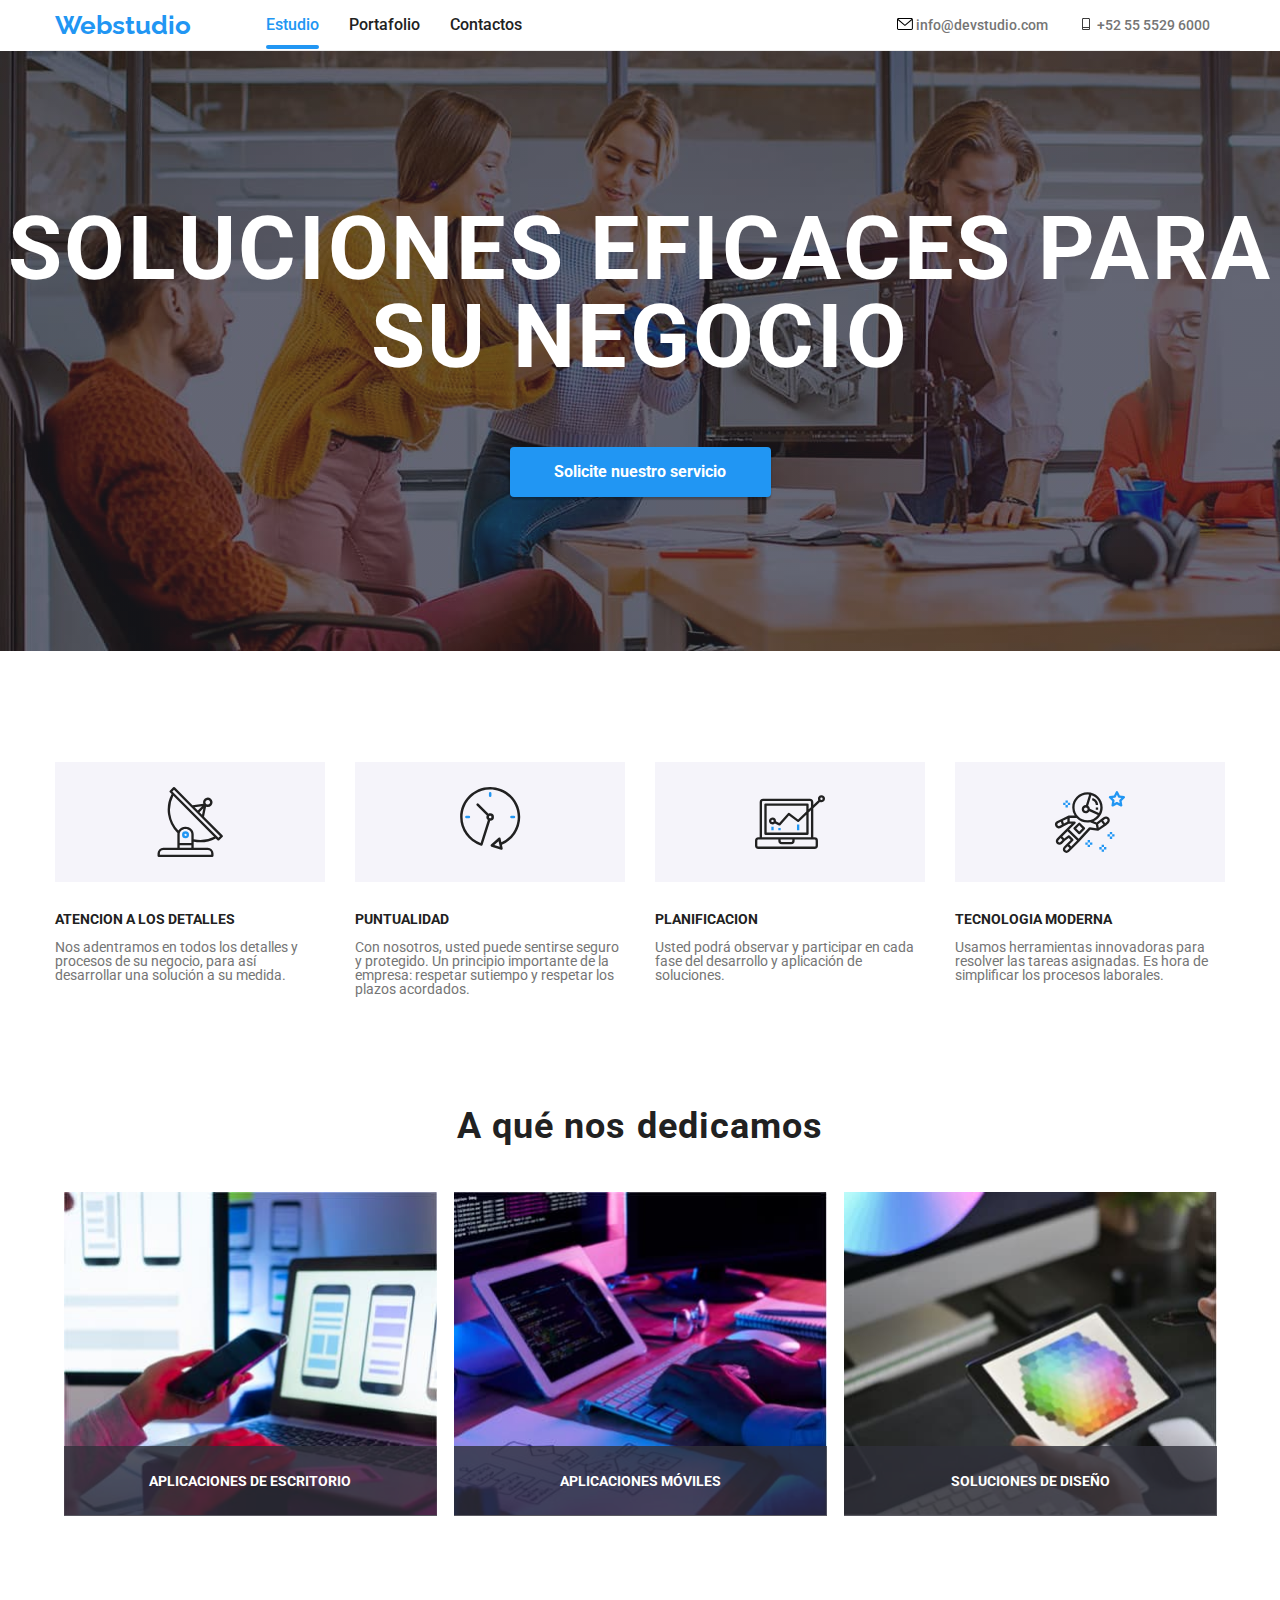
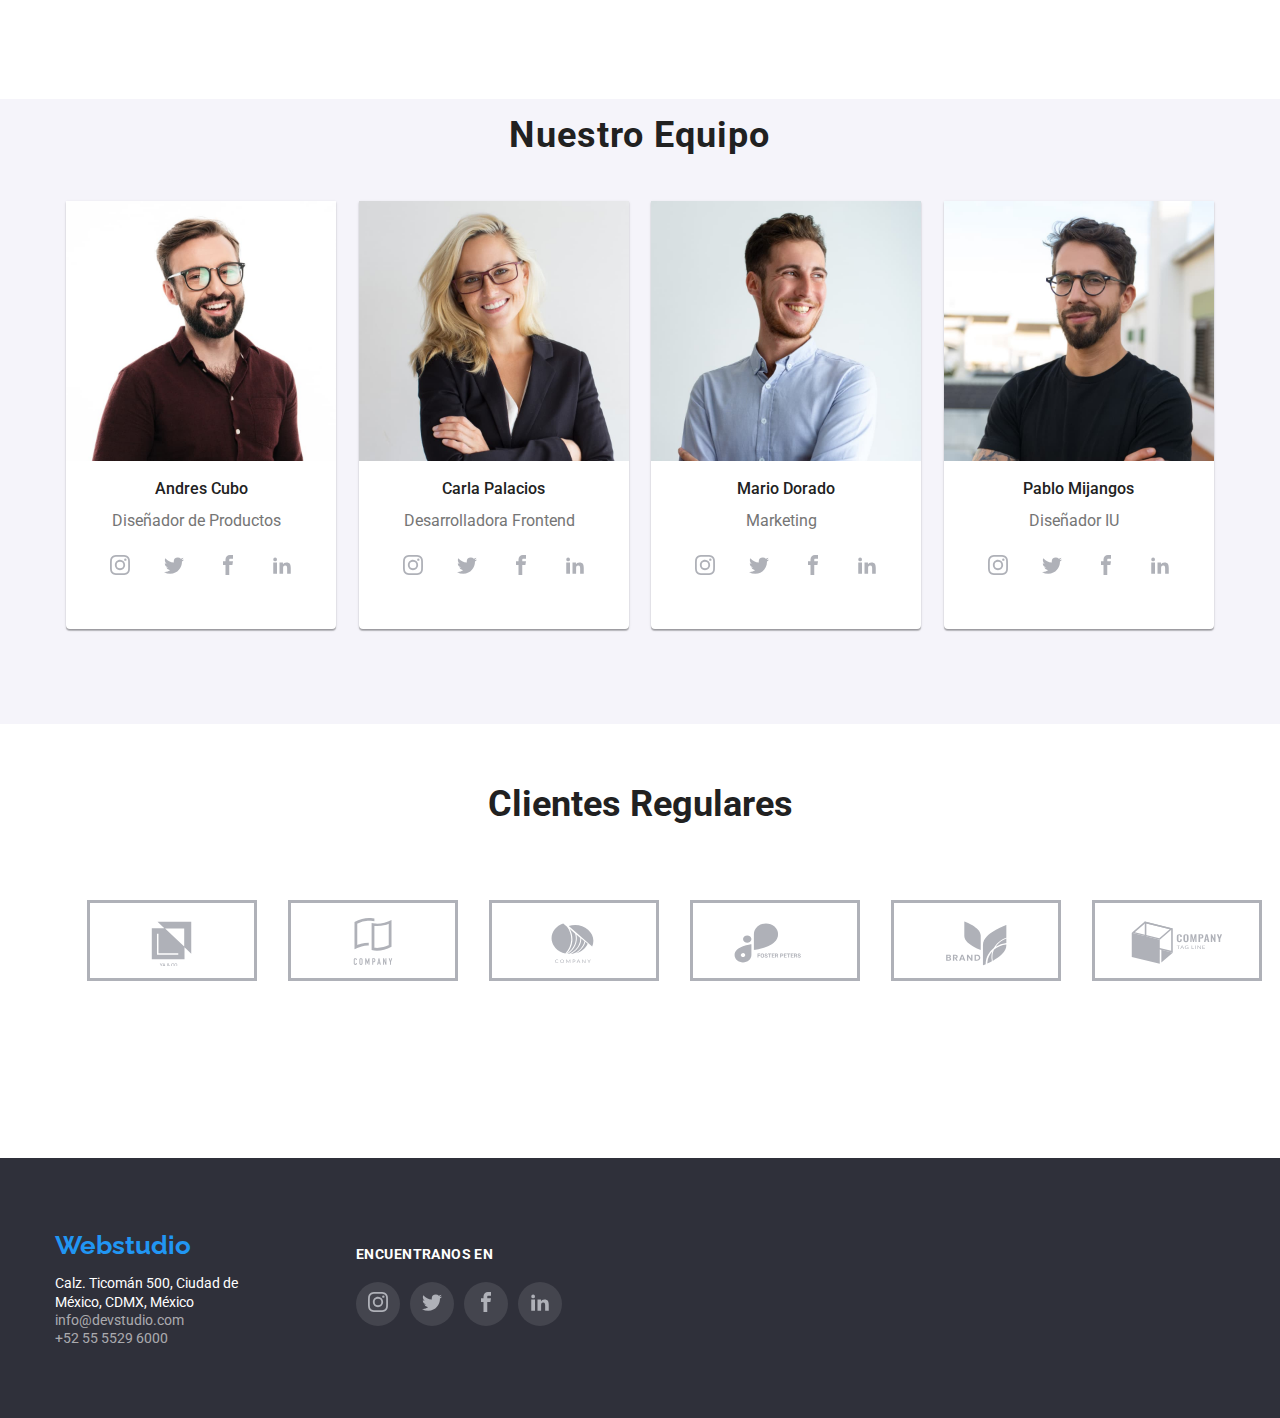
<file: index.html>
<!DOCTYPE html>
<html lang="en">
  <head>
    <meta charset="UTF-8" />
    <meta http-equiv="X-UA-Compatible" content="IE=edge" />
    <meta name="viewport" content="width=device-width, initial-scale=1.0" />
    <title>webstudio</title>
    <link
      rel="stylesheet"
      href="https://cdnjs.cloudflare.com/ajax/libs/modern-normalize/1.0.0/modern-normalize.min.css"
    />
    <link rel="stylesheet" href="css/styles.css" />
    <link
      href="https://fonts.googleapis.com/css2?family=Raleway:wght@700&family=Roboto:wght@400;500;700;900&display=swap"
      rel="stylesheet"
    />
  <body>
    <!-- header-html -->
    <header class=" header-container container">
      <div class="header-letf-container ">
        <a href="index.html" class="web-studio"> Webstudio</a>
        <nav>
          <ul class="nav-list">
            <li class="nav-item-menu">
              <a href="./index.html" class="header-element current">Estudio</a>
            </li>
            <li class="nav-item-menu">
              <a href="./portafolio.html" class="header-element">Portafolio</a>
            </li>
            <li class="nav-item-menu">
              <a href="#contactos" class="header-element">Contactos</a>
            </li>
          </ul>
        </nav>
      </div>
      <div class="header-right-container">
        <ul class="info-list">
          <li class="info-item-list">
            <a href="mail:info@devstudio.com" class="header-contact">
              <svg widht="16" height="12" class="info-item-list-icon">
                <use href="./images/icons.svg#icon-sobre-activable"></use>
              </svg>
              info@devstudio.com</a
            >
          </li>
          <li class="info-item-list">
            <a href="tel:+52-55-5529-6000" class="header-contact">
              <svg widht="16" height="12" class="info-item-list-icon">
                <use href="./images/icons.svg#icon-movil-vector""> </use>
              </svg>
              +52 55 5529 6000</a
            >
          </li>
        </ul>
      </div>
    </header>
    <main>
      <!-- section-1 -->
      <section class="effective-solutions padding-section">
        <div>
          <h1>
            SOLUCIONES EFICACES PARA <br />
            SU NEGOCIO
          </h1>
          <button type="button" class="button-effective-solutions"data-modal-open>
            Solicite nuestro servicio
          </button>
          <div class="backdrop is-hidden"data-modal>
            <div class="modal">
              <button class="close-button"data-modal-close>
                <svg class="x-button">
                  <use href="./images/icons.svg#icon-x"></use>
                </svg>
              </button>
            </div>
          </div>
        </div>
      </section>
      <!-- section-2 -->
      <section id="estudio" class="container padding-section-top padding-section-bottom">
        <ul class="paragraphs-section-2-container">
          <li class="paragraph-section-2-list">
            <div class="icon-section-2">
              <svg widht="65" height="70">
                <use href="./images/icons.svg#icon-antenna"></use>
              </svg>
            </div> 
            <h3 class="section-2-titles">ATENCION A LOS DETALLES</h3>
            <p class="section-2-paragraphs">
              Nos adentramos en todos los detalles y procesos de su negocio,
              para así desarrollar una solución a su medida.
            </p>
          </li>
          <li class="paragraph-section-2-list">
            <div class="icon-section-2">
              <svg widht="65" height="70">
                <use href="./images/icons.svg#icon-reloj-1"></use>            
              </svg>
            </div>
            <h3 class="section-2-titles">PUNTUALIDAD</h3>
            <p class="section-2-paragraphs">
              Con nosotros, usted puede sentirse seguro y protegido. Un
              principio importante de la empresa: respetar sutiempo y respetar
              los plazos acordados.
            </p>
          </li>
          <li class="paragraph-section-2-list">
            <div class="icon-section-2">
              <svg widht="65" height="70">
                <use href="./images/icons.svg#icon-diagrama-1"></use>            
              </svg>
            </div>
            <h3 class="section-2-titles">PLANIFICACION</h3>
            <p class="section-2-paragraphs">
              Usted podrá observar y participar en cada fase del desarrollo y
              aplicación de soluciones.
            </p>
          </li>
          <li class="paragraph-section-2-list">
            <div class="icon-section-2">
              <svg widht="65" height="70">
                <use href="./images/icons.svg#icon-astronauta-1"></use>            
              </svg>
            </div>
            <h3 class="section-2-titles">TECNOLOGIA MODERNA</h3>
            <p class="section-2-paragraphs">
              Usamos herramientas innovadoras para resolver las tareas
              asignadas. Es hora de simplificar los procesos laborales.
            </p>
          </li>
        </ul>
      </section>
      <!-- section-3 -->
      <section class="container padding-section-top padding-section-bottom">
        <h2 class="section-titles">A qué nos dedicamos</h2>
        <ul class="section-3-container-list">
          <li>
            <img
              src="images/imagen-1.jpg"
              width="373"
              alt="escribiendo con el celular en la mano"
            />
            <div class="section-3-img-footer">
              <h3 class="section-3-paragraph-img-footer"> APLICACIONES DE ESCRITORIO </h3>
            </div>
          </li>
          <li>
            <img
              src="images/imagen-7.jpg"
              width="373"
              alt="teclado, tablet y manos"
            />
            <div class="section-3-img-footer">
              <h3 class="section-3-paragraph-img-footer"> APLICACIONES MÓVILES</h3>
            </div>
          </li>
          <li>
            <img src="images/imagen-2.jpg" width="373" alt="tablet en mano" />
            <div class="section-3-img-footer">
              <h3 class="section-3-paragraph-img-footer"> SOLUCIONES DE DISEÑO</h3>
            </div>
          </li>
        </ul>
      </section>
      <!-- section-4 -->
      <section class="our-team-members padding-section-bottom">
        <div class="container">
          <h2 class="section-titles">Nuestro Equipo</h2>
          <ul class="our-team-members-list-container">
            <li class="our-team-list-container" >
              <img
                src="images/imagen-3.jpg"
                width="270"
                alt="hombre sonriente con camisa vinotinto y gafas"
              />
                <h3 class="team-members">Andres Cubo</h3>
                <p class="jobs-members">Diseñador de Productos</p>
                <ul class="social-media-icons-container">
                  <li class="our-team-members-icon-container">
                    <a href="#">
                      <svg class="svg-class-our-team-members" widht="20" height="20">
                        <use href="./images/icons.svg#icon-instagram"></use> 
                      </svg>  
                    </a>
                  </li>
                  <li class="our-team-members-icon-container"> 
                    <a href="#">
                      <svg class="svg-class-our-team-members" widht="20" height="20" border-radius="50px 50px">
                        <use href="./images/icons.svg#icon-twitter"></use>            
                      </svg>  
                    </a>  
                  </li>  
                  <li class="our-team-members-icon-container">
                    <a href="#">
                      <svg class="svg-class-our-team-members" widht="20" height="20">
                        <use href="./images/icons.svg#icon-facebook"></use>            
                      </svg>
                    </a>
                  </li>
                  <li class="our-team-members-icon-container">
                    <a href="#">
                      <svg class="svg-class-our-team-members" widht="20" height="20">
                        <use href="./images/icons.svg#icon-linkedin2" class="our-team-icons-use"></use>            
                      </svg>
                    </a>
                  </li>
                </ul>              
            </li>
            <li class="our-team-list-container">
              <img
                src="images/imagen-4.jpg"
                width="270"
                alt="mujer rubia con lentes y ropa negra"
              />
              <h3 class="team-members">Carla Palacios</h3>
              <p class="jobs-members">Desarrolladora Frontend</p> 
              <ul class="social-media-icons-container">
                <li class="our-team-members-icon-container">
                  <a href="#">
                    <svg class="svg-class-our-team-members" widht="20" height="20">
                      <use href="./images/icons.svg#icon-instagram"></use> 
                    </svg>  
                  </a>
                </li>
                <li class="our-team-members-icon-container"> 
                  <a href="#">
                    <svg class="svg-class-our-team-members" widht="20" height="20" border-radius="50px 50px">
                      <use href="./images/icons.svg#icon-twitter"></use>            
                    </svg>  
                  </a>  
                </li>  
                <li class="our-team-members-icon-container">
                  <a href="#">
                    <svg class="svg-class-our-team-members" widht="20" height="20">
                      <use href="./images/icons.svg#icon-facebook"></use>            
                    </svg>
                  </a>
                </li>
                <li class="our-team-members-icon-container">
                  <a href="#">
                    <svg class="svg-class-our-team-members" widht="20" height="20">
                      <use href="./images/icons.svg#icon-linkedin2" class="our-team-icons-use"></use>            
                    </svg>
                  </a>
                </li>
              </ul>
            </li>
            <li class="our-team-list-container">
              <img
                src="images/imagen-5.jpg"
                width="270"
                alt="hombre sonriente con camisa blanca"
              />
              <h3 class="team-members">Mario Dorado</h3>
              <p class="jobs-members">Marketing</p>
              <ul class="social-media-icons-container">
                <li class="our-team-members-icon-container">
                  <a href="#">
                    <svg class="svg-class-our-team-members" widht="20" height="20">
                      <use href="./images/icons.svg#icon-instagram"></use> 
                    </svg>  
                  </a>
                </li>
                <li class="our-team-members-icon-container"> 
                  <a href="#">
                    <svg class="svg-class-our-team-members" widht="20" height="20" border-radius="50px 50px">
                      <use href="./images/icons.svg#icon-twitter"></use>            
                    </svg>  
                  </a>  
                </li>  
                <li class="our-team-members-icon-container">
                  <a href="#">
                    <svg class="svg-class-our-team-members" widht="20" height="20">
                      <use href="./images/icons.svg#icon-facebook"></use>            
                    </svg>
                  </a>
                </li>
                <li class="our-team-members-icon-container">
                  <a href="#">
                    <svg class="svg-class-our-team-members" widht="20" height="20">
                      <use href="./images/icons.svg#icon-linkedin2" class="our-team-icons-use"></use>            
                    </svg>
                  </a>
                </li>
              </ul>
            </li>
            <li class="our-team-list-container">
              <img
                src="images/imagen-6.jpg"
                width="270"
                alt="hombre con ropa negra y lentes"
              />
              <h3 class="team-members">Pablo Mijangos</h3>
              <p class="jobs-members">Diseñador IU</p>
              <ul class="social-media-icons-container">
                <li class="our-team-members-icon-container">
                  <a href="#">
                    <svg class="svg-class-our-team-members" widht="20" height="20">
                      <use href="./images/icons.svg#icon-instagram"></use> 
                    </svg>  
                  </a>
                </li>
                <li class="our-team-members-icon-container"> 
                  <a href="#">
                    <svg class="svg-class-our-team-members" widht="20" height="20" border-radius="50px 50px">
                      <use href="./images/icons.svg#icon-twitter"></use>            
                    </svg>  
                  </a>  
                </li>  
                <li class="our-team-members-icon-container">
                  <a href="#">
                    <svg class="svg-class-our-team-members" widht="20" height="20">
                      <use href="./images/icons.svg#icon-facebook"></use>            
                    </svg>
                  </a>
                </li>
                <li class="our-team-members-icon-container">
                  <a href="#">
                    <svg class="svg-class-our-team-members" widht="20" height="20">
                      <use href="./images/icons.svg#icon-linkedin2" class="our-team-icons-use"></use>            
                    </svg>
                  </a>
                </li>
              </ul></ul>
            </li>
          </ul>
        </div>
        </div>
      </section>
      <section class=" regular-clients ">
        <div class="container">
          <h2 class="regular-clients-tittle">Clientes Regulares</h2>
          <ul class="regular-clients-container">
            <li class="regular-clients-width">
              <a href="#">
                <svg class="svg-class-regular-clients">
                  <use href="./images/icons.svg#icon-Logo-1"></use>            
                </svg>
              </a>
            </li>
            <li class="regular-clients-width">
              <a href="#">
                <svg class="svg-class-regular-clients"  widht="41" height="46">
                  <use href="./images/icons.svg#icon-Logo-2"></use>            
                </svg>
              </a>
            </li>
            <li class="regular-clients-width">
              <a href="#">
                <svg class="svg-class-regular-clients" widht="41" height="46">
                  <use href="./images/icons.svg#icon-Logo-3"></use>            
                </svg>
              </a>
            </li>
            <li class="regular-clients-width">
              <a href="#">
                <svg class="svg-class-regular-clients"  widht="41" height="46">
                  <use href="./images/icons.svg#icon-Logo-gris"></use>            
                </svg>
              </a>
            </li>
            <li class="regular-clients-width">
              <a href="#">
                <svg class="svg-class-regular-clients"  widht="41" height="46">
                  <use href="./images/icons.svg#icon-Logo-5"></use>            
                </svg>
              </a>
            </li>
            <li class="regular-clients-width">
              <a href="#">
                <svg class="svg-class-regular-clients" widht="41" height="46">
                  <use href="./images/icons.svg#icon-Logo-6"></use>            
                </svg>
              </a>
            </li>
          </ul>
        </div>
      </section>
    </main>
    <!-- footer -->
    <footer id="contactos" class="footer">
      <div class="container footer-container">
        <div class="footer-list">
          <a href="index.html" class="web-studio">Webstudio</a>
            <address class="address-container">
              <ul class="footer-list">
                  <li class="footer-list-item">
                    <a
                      href="https://www.google.com/maps/place/Calz.+Ticom%C3%A1n+500,+La+Laguna+Ticoman,+Gustavo+A.+Madero,+07340+Ciudad+de+M%C3%A9xico,+CDMX,+M%C3%A9xico/@19.5102022,-99.1350661,17z/data=!3m1!4b1!4m5!3m4!1s0x85d1f9c66374d1dd:0x72c74207e8767392!8m2!3d19.5102022!4d-99.1324912?hl=es"
                      target="_blank"
                      rel="noreferrer noopener"
                      class="footer-elements"
                      >Calz. Ticomán 500, Ciudad de México, CDMX, México
                    </a>
                  </li>
                <li class="">
                  <a href="mail:info@devstudio.com" class="footer-contact"
                    >info@devstudio.com</a
                  >
                </li>
                <li>
                  <a href="tel:+52-55-5529-6000" class="footer-contact"
                    >+52 55 5529 6000</a
                  >
                </li>          
              </ul>
            </address>
        </div>
        <div class="social-footer footer-list">
          <h3 class="footer-tittle">ENCUENTRANOS EN</h3>
          <ul class="footer-icons-container">
            <li class="footer-social-media-icon-container">
              <a href="#">
                <svg class="svg-class-our-team-members" widht="20" height="20">
                  <use href="./images/icons.svg#icon-instagram"></use> 
                </svg> 
              </a> 
            </li>
            <li class="footer-social-media-icon-container"> 
              <a href="#">
                <svg class="svg-class-our-team-members" widht="20" height="20" border-radius="50px 50px">
                  <use href="./images/icons.svg#icon-twitter"></use>            
                </svg>    
              </a>
            </li>  
            <li class="footer-social-media-icon-container">
              <a href="#">
                <svg class="svg-class-our-team-members" widht="20" height="20">
                  <use href="./images/icons.svg#icon-facebook"></use>            
                </svg>
              </a>
            </li>
            <div class="footer-social-media-icon-container">
              <a href="#">
                <svg class="svg-class-our-team-members" widht="20" height="20">
                  <use href="./images/icons.svg#icon-linkedin2" class="our-team-icons-use"></use>            
                </svg>
              </a>
          </ul>
        </div>  
    </footer>
    <script src="./js/modal.js"></script>
  </body>
</html>
</file>
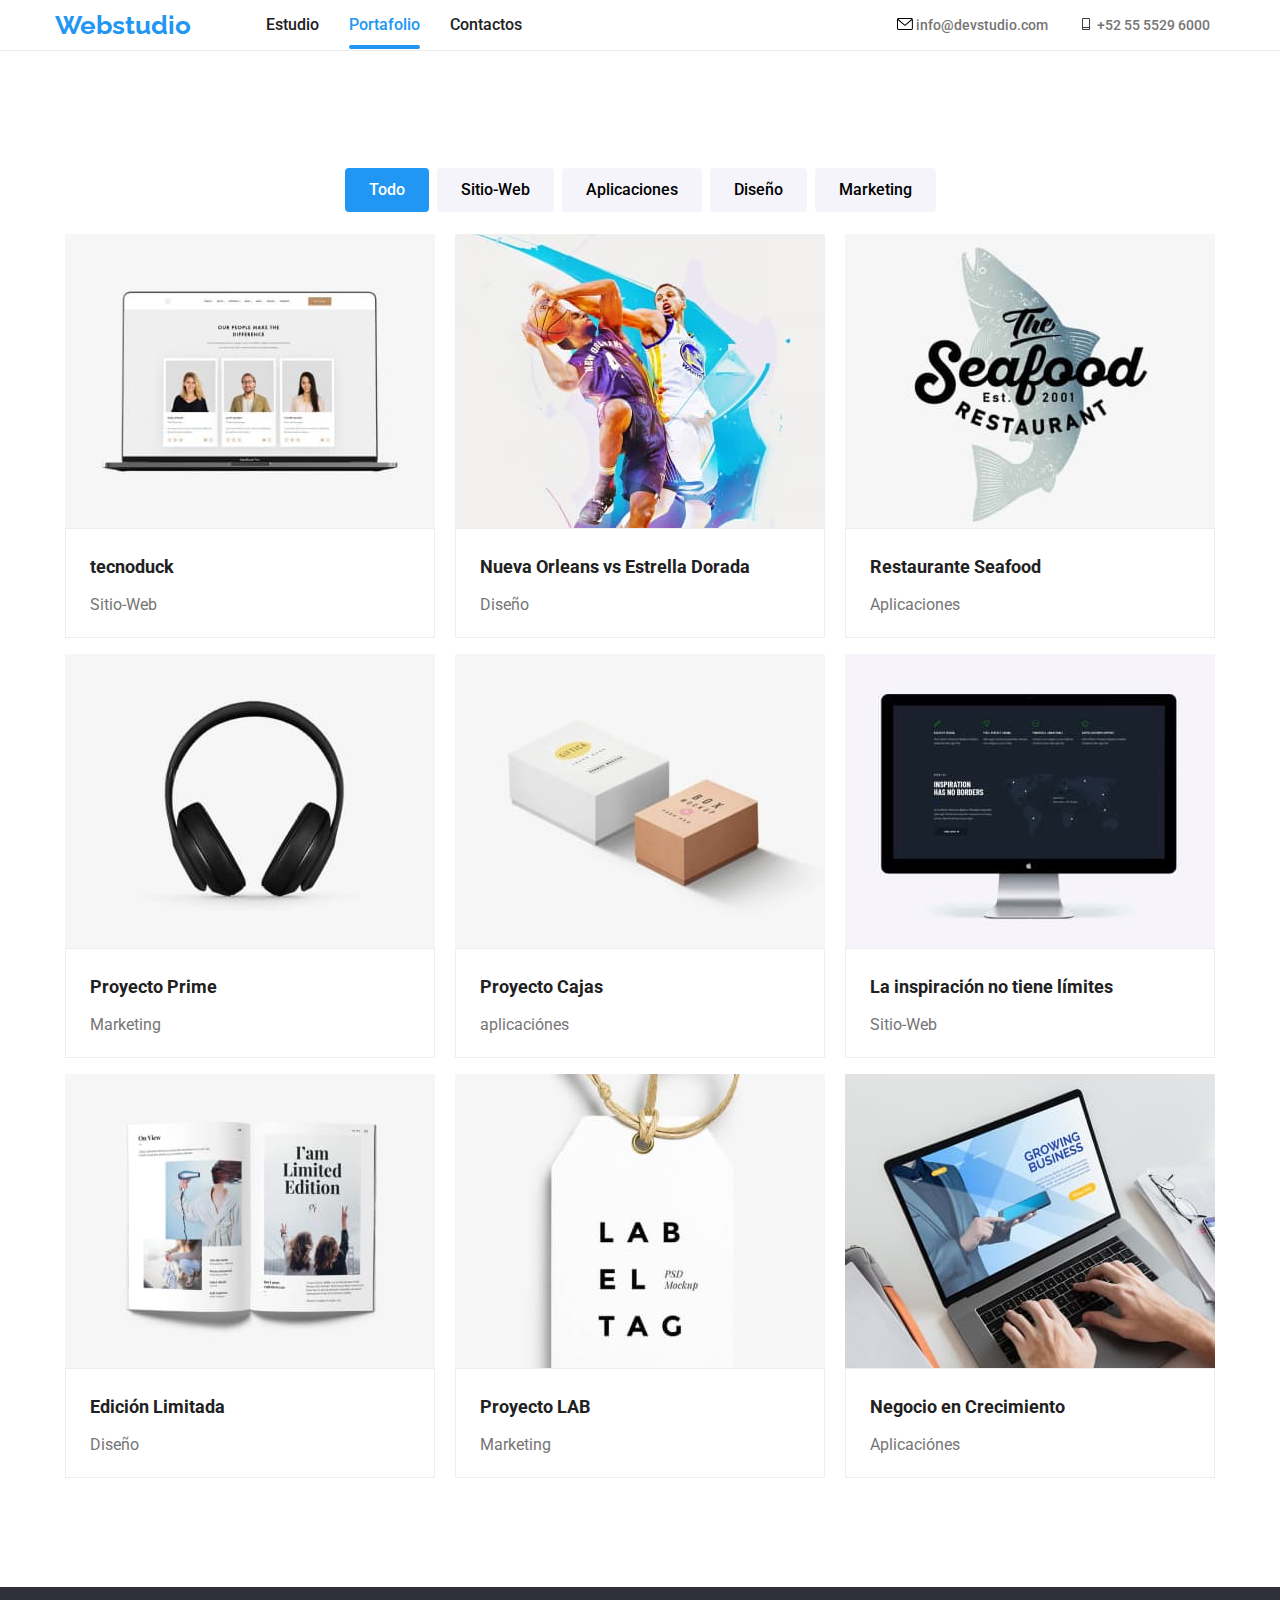
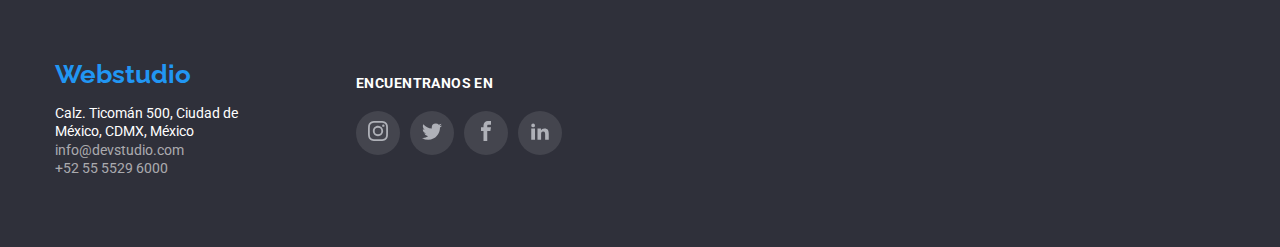
<file: portafolio.html>
<!DOCTYPE html>
<html lang="en">
  <head>
    <meta charset="UTF-8" />
    <meta http-equiv="X-UA-Compatible" content="IE=edge" />
    <meta name="viewport" content="width=device-width, initial-scale=1.0" />
    <title>portafolio</title>
    <link
      rel="stylesheet"
      href="https://cdnjs.cloudflare.com/ajax/libs/modern-normalize/1.0.0/modern-normalize.min.css"
    />
    <link rel="stylesheet" href="css/styles.css" />
    <link
      href="https://fonts.googleapis.com/css2?family=Raleway:wght@700&family=Roboto:wght@400;500;700;900&display=swap"
      rel="stylesheet"
    />
  </head>
  <body>
    <!-- header-portafolio -->
    <header class=" header-container">
      <div class="container header-container-flex">
        <div class=" header-letf-container ">
          <a href="index.html" class="web-studio"> Webstudio</a>
          <nav>
            <ul class="nav-list">
              <li class="nav-item-menu">
                <a href="./index.html" class="header-element">Estudio</a>
              </li>
              <li class="nav-item-menu">
                <a href="./portafolio.html" class="header-element current">Portafolio</a>
              </li>
              <li class="nav-item-menu">
                <a href="#contactos" class="header-element">Contactos</a>
              </li>
            </ul>
          </nav>
        </div>
        <div class="header-right-container">
          <ul class="info-list">
            <li class="info-item-list">
              <a href="mail:info@devstudio.com" class="header-contact">
                <svg widht="16" height="12" class="info-item-list-icon">
                  <use href="./images/icons.svg#icon-sobre-activable"></use>
                </svg>
                info@devstudio.com</a
              >
            </li>
            <li class="info-item-list">
              <a href="tel:+52-55-5529-6000" class="header-contact">
                <svg widht="16" height="12" class="info-item-list-icon">
                  <use href="./images/icons.svg#icon-movil-vector""> </use>
                </svg>
                +52 55 5529 6000</a
              >
            </li>
          </ul>
        </div>
      </div>
    </header>
    <!-- main -->
    <main>
      <!-- section-filtros y portafolio -->
      <section class="container padding-section-top padding-section-bottom">
        <ul class="filter-button-container">
          <li>
            <button
              type="button"
              class="buttons-filters current-button filter-button-container"
            >
              Todo
            </button>
          </li>
          <li>
            <button
              type="button"
              class="buttons-filters filter-button-container"
            >
              Sitio-Web
            </button>
          </li>
          <li>
            <button
              type="button"
              class="buttons-filters filter-button-container"
            >
              Aplicaciones
            </button>
          </li>
          <li>
            <button
              type="button"
              class="buttons-filters filter-button-container"
            >
              Diseño
            </button>
          </li>
          <li>
            <button
              type="button"
              class="buttons-filters filter-button-container"
            >
              Marketing
            </button>
          </li>
        </ul>
        <ul class="filter-card filter-card-container-list">
          <li class="filter-card-container">
            <a href="#" class="link-card-slider">
              <div class="slider-container">
              <img
                  src="images/imagen-8.jpg"
                  width="370"
                  alt="pc-whit-open-web-site"
              />
              <p class="paragraph-card-slider">Tecnoduck es una plataforma de distribución de coronavirus de última generación. Las compañías usan esta plataforma para el espionaje digital y los ataques a los servidores seguros de la competencia.</p>
              </div>
              <div class="filter-card-bottom">
                <h3 class="briefcase-titles">tecnoduck</h3>
                <p class="briefcase-proyects">Sitio-Web</p>
              </div>
            </a>
          </li>
          <li class="filter-card-container">
            <a href="#" class="link-card-slider">
              <div class="slider-container">
            <img
              src="images/imagen-9.jpg"
              width="370"
              alt="playing-basketball"
            />
            <p class="paragraph-card-slider">Lorem ipsum dolor sit amet consectetur adipisicing elit. Eum ex magni, dolorem autem corporis, est ea inventore molestias non beatae delectus vel eius, fugiat vitae labore veniam sequi.</p>
            </div>
            <div class="filter-card-bottom">
              <h3 class="briefcase-titles">
                Nueva Orleans vs Estrella Dorada
              </h3>
              <p class="briefcase-proyects">Diseño</p>
            </div>
            </a>
          </li>
          <li class="filter-card-container">
            <a href="#" class="link-card-slider">
              <div class="slider-container">
            <img
              src="images/imagen-10.jpg"
              width="370"
              alt="the-sea-food-restaurant"
            />
            <p class="paragraph-card-slider">Lorem ipsum dolor sit amet consectetur adipisicing elit. Eum ex magni, dolorem autem corporis, est ea inventore molestias non beatae delectus vel eius, fugiat vitae labore veniam sequi.</p>
            </div>
            <div class="filter-card-bottom">
              <h3 class="briefcase-titles">Restaurante Seafood</h3>
              <p class="briefcase-proyects">Aplicaciones</p>
            </div>
          </a>
          </li>
          <li class="filter-card-container">
            <a href="#" class="link-card-slider">
            <div class="slider-container">
            <img src="images/imagen-11.jpg" width="370" alt="Headphones" />
            <p class="paragraph-card-slider">Lorem ipsum dolor sit amet consectetur adipisicing elit. Eum ex magni, dolorem autem corporis, est ea inventore molestias non beatae delectus vel eius, fugiat vitae labore veniam sequi.</p>
            </div>
            <div class="filter-card-bottom">
              <h3 class="briefcase-titles">Proyecto Prime</h3>
              <p class="briefcase-proyects">Marketing</p>
            </div>
          </a>
          </li>
          <li class="filter-card-container">
            <a href="#" class="link-card-slider">
            <div class="slider-container">
            <img src="images/imagen-12.jpg" width="370" alt="boxes" />
            <p class="paragraph-card-slider">Lorem ipsum dolor sit amet consectetur adipisicing elit. Eum ex magni, dolorem autem corporis, est ea inventore molestias non beatae delectus vel eius, fugiat vitae labore veniam sequi.</p>
            </div>
            <div class="filter-card-bottom">
              <h3 class="briefcase-titles">Proyecto Cajas</h3>
              <p class="briefcase-proyects">aplicaciónes</p>
            </div>
          </a>
          </li>
          <li class="filter-card-container">
            <a href="#" class="link-card-slider">
              <div class="slider-container">
            <img src="images/imagen-13.jpg" width="370" alt="pc-screen" />
            <p class="paragraph-card-slider">Lorem ipsum dolor sit amet consectetur adipisicing elit. Eum ex magni, dolorem autem corporis, est ea inventore molestias non beatae delectus vel eius, fugiat vitae labore veniam sequi.</p>
            </div>
            <div class="filter-card-bottom">
              <h3 class="briefcase-titles">La inspiración no tiene límites</h3>
              <p class="briefcase-proyects">Sitio-Web</p>
            </div>
          </a>
          </li>
          <li class="filter-card-container">
            <a href="#" class="link-card-slider">
              <div class="slider-container">
            <img src="images/imagen-14.jpg" width="370" alt="book" />
            <p class="paragraph-card-slider">Lorem ipsum dolor sit amet consectetur adipisicing elit. Eum ex magni, dolorem autem corporis, est ea inventore molestias non beatae delectus vel eius, fugiat vitae labore veniam sequi.</p>
            </div>
            <div class="filter-card-bottom">
              <h3 class="briefcase-titles">Edición Limitada</h3>
              <p class="briefcase-proyects">Diseño</p>
            </div>
          </a>
          </li>
          <li class="filter-card-container">
            <a href="#" class="link-card-slider">
            <div class="slider-container">
            <img src="images/imagen-15.jpg" width="370" alt="tag" />
            <p class="paragraph-card-slider">Lorem ipsum dolor sit amet consectetur adipisicing elit. Eum ex magni, dolorem autem corporis, est ea inventore molestias non beatae delectus vel eius, fugiat vitae labore veniam sequi.</p>
            </div>
            <div class="filter-card-bottom">
              <h3 class="briefcase-titles">Proyecto LAB</h3>
              <p class="briefcase-proyects">Marketing</p>
            </div>
          </a>
          </li>
          <li class="filter-card-container">
            <a href="#" class="link-card-slider">
            <div class="slider-container">
            <img
              src="images/imagen-16.jpg"
              width="370"
              alt="writting-in-a-pc"
            />
            <p class="paragraph-card-slider">Lorem ipsum dolor sit amet consectetur adipisicing elit. Eum ex magni, dolorem autem corporis, est ea inventore molestias non beatae delectus vel eius, fugiat vitae labore veniam sequi.</p>
            </div>
            <div class="filter-card-bottom">
              <h3 class="briefcase-titles">Negocio en Crecimiento</h3>
              <p class="briefcase-proyects">Aplicaciónes</p>
            </div>
          </a>
          </li>
        </ul>
      </section>
    </main>
    <!-- footer -->
    <footer id="contactos" class="footer">
      <div class="container footer-container">
        <div class="footer-list">
          <a href="index.html" class="web-studio">Webstudio</a>
            <address class="address-container">
              <ul class="footer-list">
                  <li class="footer-list-item">
                    <a
                      href="https://www.google.com/maps/place/Calz.+Ticom%C3%A1n+500,+La+Laguna+Ticoman,+Gustavo+A.+Madero,+07340+Ciudad+de+M%C3%A9xico,+CDMX,+M%C3%A9xico/@19.5102022,-99.1350661,17z/data=!3m1!4b1!4m5!3m4!1s0x85d1f9c66374d1dd:0x72c74207e8767392!8m2!3d19.5102022!4d-99.1324912?hl=es"
                      target="_blank"
                      rel="noreferrer noopener"
                      class="footer-elements"
                      >Calz. Ticomán 500, Ciudad de México, CDMX, México
                    </a>
                  </li>
                <li class="">
                  <a href="mail:info@devstudio.com" class="footer-contact"
                    >info@devstudio.com</a
                  >
                </li>
                <li>
                  <a href="tel:+52-55-5529-6000" class="footer-contact"
                    >+52 55 5529 6000</a
                  >
                </li>          
              </ul>
            </address>
        </div>
        <div class="social-footer footer-list">
          <h3 class="footer-tittle">ENCUENTRANOS EN</h3>
          <ul class="footer-icons-container">
            <li class="footer-social-media-icon-container">
              <a href="#">
                <svg class="svg-class-our-team-members" widht="20" height="20">
                  <use href="./images/icons.svg#icon-instagram"></use> 
                </svg> 
              </a> 
            </li>
            <li class="footer-social-media-icon-container"> 
              <a href="#">
                <svg class="svg-class-our-team-members" widht="20" height="20" border-radius="50px 50px">
                  <use href="./images/icons.svg#icon-twitter"></use>            
                </svg>    
              </a>
            </li>  
            <li class="footer-social-media-icon-container">
              <a href="#">
                <svg class="svg-class-our-team-members" widht="20" height="20">
                  <use href="./images/icons.svg#icon-facebook"></use>            
                </svg>
              </a>
            </li>
            <div class="footer-social-media-icon-container">
              <a href="#">
                <svg class="svg-class-our-team-members" widht="20" height="20">
                  <use href="./images/icons.svg#icon-linkedin2" class="our-team-icons-use"></use>            
                </svg>
              </a>
          </ul>
        </div>  
    </footer>
  </body>
</html>
</file>
<file: css/styles.css>
/* fuentes-roboto-y-raleway */
/* font-family: 'Raleway', sans-serif;......font-family: 'Roboto', sans-serif; */
:root {
  --brand-color: #2196f3;
  --button-color: #f5f4fa;
  --background-button-color: #2196f3;
  --background-color: #2f303a;
  --main-font: "Roboto";
}
body {
  font-family: "Roboto", sans-serif;
  color: #212121;
}
a {
  text-decoration: none;
  transition: color 250ms cubic-bezier(0.4, 0, 0.2, 1);
}
ul {
  list-style-type: none;
}

h1,
h2,
h2 {
  margin-top: 0%;
}
header {
  border-bottom: 15px;
  border-color: #212121;
}

.container {
  width: 1200px;
  padding-left: 15px;
  padding-right: 15px;
  margin: auto;
}

.padding-section-top {
  padding-top: 95px;
}

.padding-section-bottom {
  padding-bottom: 95px;
}
/* header-section- */
/* webstudio */
.web-studio {
  color: var(--brand-color);
  font-family: "Raleway";
  font-style: normal;
  font-weight: 700;
  font-size: 26px;
  line-height: 1;
}

.web-studio:hover {
  color: var(--brand-color);
}
/* header-nav-elemnts */

.header-container {
  display: flex;
  align-items: center;
  justify-content: space-between;
  border-style: solid;
  border-width: 0px 0px 1px 0px;
  border-color: #ececec;
}
.header-container-flex {
  display: flex;
  justify-content: space-between;
}
.header-element {
  color: #212121;
  font-family: var(--main-font);
  font-style: normal;
  line-height: 1;
  font-weight: 500;
}
.header-element:hover {
  color: var(--brand-color);

}
.header-element:active {
  color: var(--brand-color);
  font-weight: 500;
}
/* header-contacts */
.header-contact {
  color: #757575;
  font-family: var(--main-font);
  font-style: normal;
  font-weight: 500;
  font-size: 14px;
  line-height: 1;
  text-decoration: none;
}
.header-contact:hover {
  color: var(--brand-color);
}

.header-letf-container {
  display: flex;
  align-items: center;
  justify-content: start;
}
.nav-list {
  display: flex;
  padding: auto;
  margin-left: 20px;
}
.nav-item-menu {
  padding: 0 15px;
}
.header-right-container {
  display: flex;
  align-items: center;
  justify-content: end;
}
.info-list {
  display: flex;
  padding: 0px;
  margin-left: 19px;
}
.info-item-list {
  padding: 0 15px;
}

.info-item-list-icon{
width: 16px;
align-items: center;
cursor: pointer;
}
.info-item-list-icon:hover{
  width: 16px;
  align-items: center;
  fill: var(--brand-color);
  }
.header-contact:hover .info-item-list-icon,
.header-contact:focus .info-item-list-icon{
  fill: var(--brand-color);
}
.nav-item-menu .header-element{
  position: relative;
}
.nav-item-menu .current::after{
  content:"";
  background-color: var(--brand-color);
  position: absolute;
  left: 0;
  bottom: -15px;
  width: 100%;
  height: 4px;
  border-radius: 2px;
}
/* seccion#1 "soluciones eficacez para su negocio */
.effective-solutions {
  background-image: linear-gradient(to top,#2F303A66,
  #2F303A66), url(../images/background-image.jpg);
  background-size: cover;
  font-family: var(--main-font);
  font-style: normal;
  font-weight: 900;
  font-size: 44px;
  line-height: 1;
  color: #ffff;
  text-align: center;
  letter-spacing: 0.06em;
  text-transform: uppercase;
  display: flex;
  flex-direction: column;
  justify-content: center;
  align-items: center;
  text-align: center;
  height: 600px;
}

/* seccion-2 */
.section-2-titles {
  font-family: var(--main-font);
  font-style: normal;
  font-weight: 700;
  font-size: 14px;
  line-height: 1;
  color: #212121;
}

.section-2-paragraphs {
  font-family: var(--main-font);
  font-size: 14px;
  line-height: 1;
  color: #757575;
}

.paragraphs-section-2-container {
  display: flex;
  gap: 1rem;
  justify-content: space-between;
  padding: 0;
}

.paragraph-section-2-list {
  width: 270px;
  height: 122px;
}
.icon-section-2{
  display: flex;
  align-items: center;
  background-color: #F5F4FA;
  width: 270px;
  height: 120px;
  margin-bottom: 30px;
}
/* section-titles */
.section-titles {
  font-family: var(--main-font);
  font-style: normal;
  font-weight: 700;
  font-size: 36px;
  line-height: 2;
  text-align: center;
  letter-spacing: 0.03em;
  color: #212121;
}
/* section-3 */

.section-3-container-list {
  display: flex;
  flex-direction: row;
  justify-content: space-around;
  padding: 0;
  margin: auto;
}

.section-3-img-footer{
  position: relative;
  bottom: 87.5px;
  background: rgba(47, 48, 58, 0.8);
  width: 373px;
  height: 70px;
  justify-content: center;
}
.section-3-paragraph-img-footer{
  font-family: var(--main-font);
  font-weight: 700;
  font-size: 14px;
  line-height: 16px;
  color: #FFFFFF;
  text-align: center;
  padding-top: 27px;
  padding-bottom: 27px;
}
/* section-4 */

.our-team-members {
  background-color: #f5f4fa;
}
.team-members {
  font-family: var(--main-font);
  font-style: normal;
  font-weight: 500;
  font-size: 16px;
  line-height: 1;
  color: #212121;
  text-align: center;
}

.jobs-members {
  font-family: var(--main-font);
  font-style: normal;
  font-weight: 400;
  font-size: 16px;
  line-height: 1;
  color: #757575;
  text-align: center;
  margin-left: 40px;
  margin-right: 49px;
}
.our-team-members-list-container {
  display: flex;
  flex-direction: row;
  justify-content: space-around;
  padding: 0;
  margin: auto;
}
.our-team-list-container{
  background: #FFFFFF;
box-shadow: 0px 1px 3px rgba(0, 0, 0, 0.12), 0px 1px 1px rgba(0, 0, 0, 0.14), 0px 2px 1px rgba(0, 0, 0, 0.2);
border-radius: 0px 0px 4px 4px;
width: 270px;
height: 428px;
}
.social-media-icons-container{
display:flex;
justify-content: space-between;
width: 206px;
height: 44px;
margin-top: 16px;
margin-left: 32px;
margin-right: 32px;
margin-bottom: 30px;
fill: #AFB1B8;
padding: 0px;
}

.our-team-members-icon-container{
  display: flex;
  align-items: center;
  justify-content: center;
  border-radius: 50%;
  width: 44px;
  transition: border 250ms cubic-bezier(0.4, 0, 0.2, 1),
  fill 250ms cubic-bezier(0.4, 0, 0.2, 1),
  background-color 250ms cubic-bezier(0.4, 0, 0.2, 1)
}
.our-team-members-icon-container:hover{
  fill: #FFFFFF;
  background-color: var(--background-button-color);
  display: flex;
  align-items: center;
  justify-content: center;
  border-radius: 50%;
  width: 44px;
}
.svg-class-our-team-members{
width: 20px;
height: 20px;
}
/* section-regular-clients */
.regular-clients{
  display: flex;
  justify-content: center;
  align-items: center;
  text-align: center;
}
.regular-clients-tittle{
font-family: var(--main-font);
font-weight: 700;
font-size: 36px;
Line-height: 42.19px;
letter-spacing: 3%;
padding-top: 59px;
padding-bottom: 44px;
}
.regular-clients-container{
  display: flex;
  align-items: center;
  justify-content: center;
}
.svg-class-regular-clients{
  display: flex;
  margin: 1px;
  border: 190px 81px;
  border: solid;
  border-color: #AFB1B8;
  width: 170px;
  height: 81px;
  margin-left: 30px;
  margin-bottom: 161px;
  padding: 12px;
  fill: #AFB1B8;
  transition: border 250ms cubic-bezier(0.4, 0, 0.2, 1),
  fill 250ms cubic-bezier(0.4, 0, 0.2, 1),
  background-color 250ms cubic-bezier(0.4, 0, 0.2, 1)
}
.svg-class-regular-clients:hover {
  fill:var(--background-button-color) ;
  display: flex;
  margin: 1px;
  border: 190px 81px;
  border: solid;
  border-color: var(--background-button-color);
  width: 170px;
  height: 81px;
  margin-left: 30px;
  margin-bottom: 161px;
  padding: 12px;
}
/* portafolio-pagina2*/
.briefcase-titles {
  font-family: var(--main-font);
  font-style: normal;
  font-weight: 700;
  font-size: 18px;
  line-height: 2;
  color: #212121;
  margin-top: 0px;
  margin-bottom: 4px;
}

.briefcase-proyects {
  font-family: var(--main-font);
  font-size: 16px;
  line-height: 2;
  color: #757575;
  margin-top: 0px;
  margin-bottom: 0px;
}

/* buttons-section-filtros */
.button-effective-solutions {
  color: white;
  background-color: var(--background-button-color);
  cursor: pointer;
  font-family: var(--main-font);
  font-style: normal;
  font-weight: 700;
  font-size: 16px;
  line-height: 2;
  border: none;
  width: 240px;
  height: 31px;
  padding: 10 32px;
  width: 261px;
  height: 50px;
  border-radius: 4px;
  box-shadow: 0px 3px 1px rgba(0, 0, 0, 0.1),
  0px 1px 2px rgba(0, 0, 0, 0.08),
  0px 2px 2px rgba(0, 0, 0, 0.12);
  transition: color 250ms cubic-bezier(0.4, 0, 0.2, 1),     
  background-color 250ms cubic-bezier(0.4, 0, 0.2, 1),
  box-shadow 250ms cubic-bezier(0.4, 0, 0.2, 1);
}
.button-effective-solutions:hover{
  border: 1px solid #0f4979;
}

.backdrop.is-hidden{
  visibility: hidden;
  opacity: 0;
  pointer-events: none;
}
.backdrop{
  position: fixed;
  top: 0;
  left: 0;
  width: 100vw;
  height: 100vh;
  background: rgba(0, 0, 0, 0.2);;
  opacity: 1;
  visibility: visible;
  transition: opacity 250ms cubic-bezier(0.4, 0, 0.2, 1), 
  visibility 250ms cubic-bezier(0.4, 0, 0.2, 1);
  display: flex;
  z-index: 1;
}
.modal{
margin: auto;
  width: 528px;
  height: 581px;
  background: #FFFFFF;
  box-shadow: 0px 1px 3px rgba(0, 0, 0, 0.12),
              0px 1px 1px rgba(0, 0, 0, 0.14),
              0px 2px 1px rgba(0, 0, 0, 0.2);
}
.close-button{
  position: relative;
  left: 242px;
  top: 8px;
  background-color: #FFFFFF;
  border: 1px solid rgba(0, 0, 0, 0.1);
  border-radius: 50%;
  width: 25px;
  height: 25px;
}
.close-button:hover{
  position: relative;
  left: 242px;
  top: 8px;
  background-color: #FFFFFF;
  border: 1px solid var(--brand-color);
  border-radius: 50%;
  width: 25px;
  height: 25px;
  cursor: pointer;
  box-shadow: 0px 1px 3px rgba(0, 0, 0, 0.12),
  0px 1px 1px rgba(0, 0, 0, 0.14),
  0px 2px 1px rgba(0, 0, 0, 0.2)
}
.x-button{
  width: 11px;
  height: 11px;
  position: relative;
  bottom: 24px;
}


.buttons-filters {
  font-family: var(--main-font);
  border: none;
  font-style: normal;
  font-weight: 500;
  font-size: 16px;
  line-height: 2;
  background-color: #f5f4fa;
  cursor: pointer;
  border-radius: 4px;
  transition: border 250ms cubic-bezier(0.4, 0, 0.2, 1),
  fill 250ms cubic-bezier(0.4, 0, 0.2, 1),
  background-color 250ms cubic-bezier(0.4, 0, 0.2, 1)
}
.buttons-filters:hover {
  color: var(--button-color);
  background-color: var(--background-button-color);
  cursor: pointer;
  font-family: var(--main-font);
  font-style: normal;
  font-weight: 500;
  font-size: 16px;
  line-height: 2;
  border: none;
  border-radius: 4px;
  box-shadow: 0px 3px 1px rgba(0, 0, 0, 0.1), 0px 1px 2px rgba(0, 0, 0, 0.08), 
  0px 2px 2px rgba(0, 0, 0, 0.12)
}
.filter-button-container {
  display: flex;
  justify-content: center;
  padding: 6 24px;
  gap: 8px;
  border-radius: 4px;
  padding: 6px 24px;
}

.filter-card {
  line-height: 0;
}
.filter-card:hover {
  cursor: pointer;
  line-height: 0;
}

.filter-card-container-list {
  display: flex;
  flex-wrap: wrap;
  align-items: center;
  justify-content: space-around;
  padding: 0;
  margin: 14px 0;
  row-gap: 1rem;
}

.filter-card-container:hover {
  border: 1px solid #f5f4fa;
  box-shadow: 0px 1px 1px rgba(0, 0, 0, 0.12), 0px 4px 4px rgba(0, 0, 0, 0.06),
    1px 4px 6px rgba(0, 0, 0, 0.16);
  cursor: pointer;
}
.filter-card-bottom {
  border: 1px solid #eeeeee;
  padding: 20px 24px;
  width: 370px;
  height: 110px;
}
.link-card-slider{
  text-decoration: none;
  list-style: none;
  padding: 0;
  transition: color 250ms cubic-bezier(0.4, 0, 0.2, 1);
}
.slider-container{
  position: relative;
  overflow:hidden;
}
.paragraph-card-slider{
  position: absolute;
  top: 0;
  left: 0;
  width: 370px;
  height: 294px;
  background-color: rgba(33, 150, 243, 0.9);
  color: #FFFFFF;
  overflow: visible;
  transform: translateY(100%);
  transition: transform 250ms cubic-bezier(0.4, 0, 0.2, 1);
  font-family: roboto; 
  font-style: normal;
  font-size: 18px;
  font-weight: 400;
  line-height: 28px;
  letter-spacing: 0.03em;
  padding: 63px 24px;
  margin: 0;
}
.link-card-slider:hover > .slider-container .paragraph-card-slider{
  transform: translateY(0%);
  color: #FFFFFF
}
.current {
  color: var(--brand-color);
}
.current-button {
  background-color: var(--brand-color);
  color: white;
}
/* footer-section */
.footer {
  background-color: var(--background-color);
  display: block;
  padding-top: 60px;
  padding-bottom: 60PX;
}
.footer-list {
  padding: 0px;
  margin-right: 0px;
  width: 231px;
  height: 126px;
}
.footer-list-item {
  width: 231px;
  
}
/* footer-elements */
.footer-elements {
  color: #ffff;
  font-family: var(--main-font);
  font-style: normal;
  font-weight: 400;
  font-size: 14px;
  line-height: 1;
  text-decoration: none;
  
}

.footer-elements:hover {
  color: var(--brand-color);
}
/* footer-contacts */
.footer-contact {
  color: rgba(255, 255, 255, 0.6);
  text-decoration: none;
  font-family: var(--main-font);
  font-style: normal;
  font-weight: 400;
  font-size: 14px;
  line-height: 1;
}

.footer-contact:hover {
  color: var(--brand-color);
}

.footer-container {
  display: flex;

  margin-top: 14px;
}

.footer-tittle{
  font-weight: 700;
  font-size: 14px;
  line-height: 16px;
  letter-spacing: 0.03em;
  color: #FFFFFF;
  margin-bottom: 20px;
}
.social-footer{
  display: block;
  margin-left: 70px;

}
.container-social-footer {
  display: flex;
  padding-left: 0;
}
.footer-icons-container{
  display:flex;
  justify-content: space-between;
  width: 206px;
  height: 44px;
  margin-top: 16px;
  margin-left: 0px;
  margin-right: 32px;
  margin-bottom: 30px;
  fill: #AFB1B8;
  padding: 0px;
  border-radius: 1px solid;
  }
  .footer-social-media-icon-container{
    display: flex;
    align-items: center;
    justify-content: center;
    border-radius: 50%;
    width: 44px;
    background: rgba(255, 255, 255, 0.1);
    transition: border 250ms cubic-bezier(0.4, 0, 0.2, 1),
    fill 250ms cubic-bezier(0.4, 0, 0.2, 1),
    background-color 250ms cubic-bezier(0.4, 0, 0.2, 1)
  }
  .footer-social-media-icon-container:hover{
    display: flex;
    align-items: center;
    justify-content: center;
    border-radius: 50%;
    width: 44px;
    background: var(--background-button-color);
    fill: #FFFFFF;
  }
</file>
